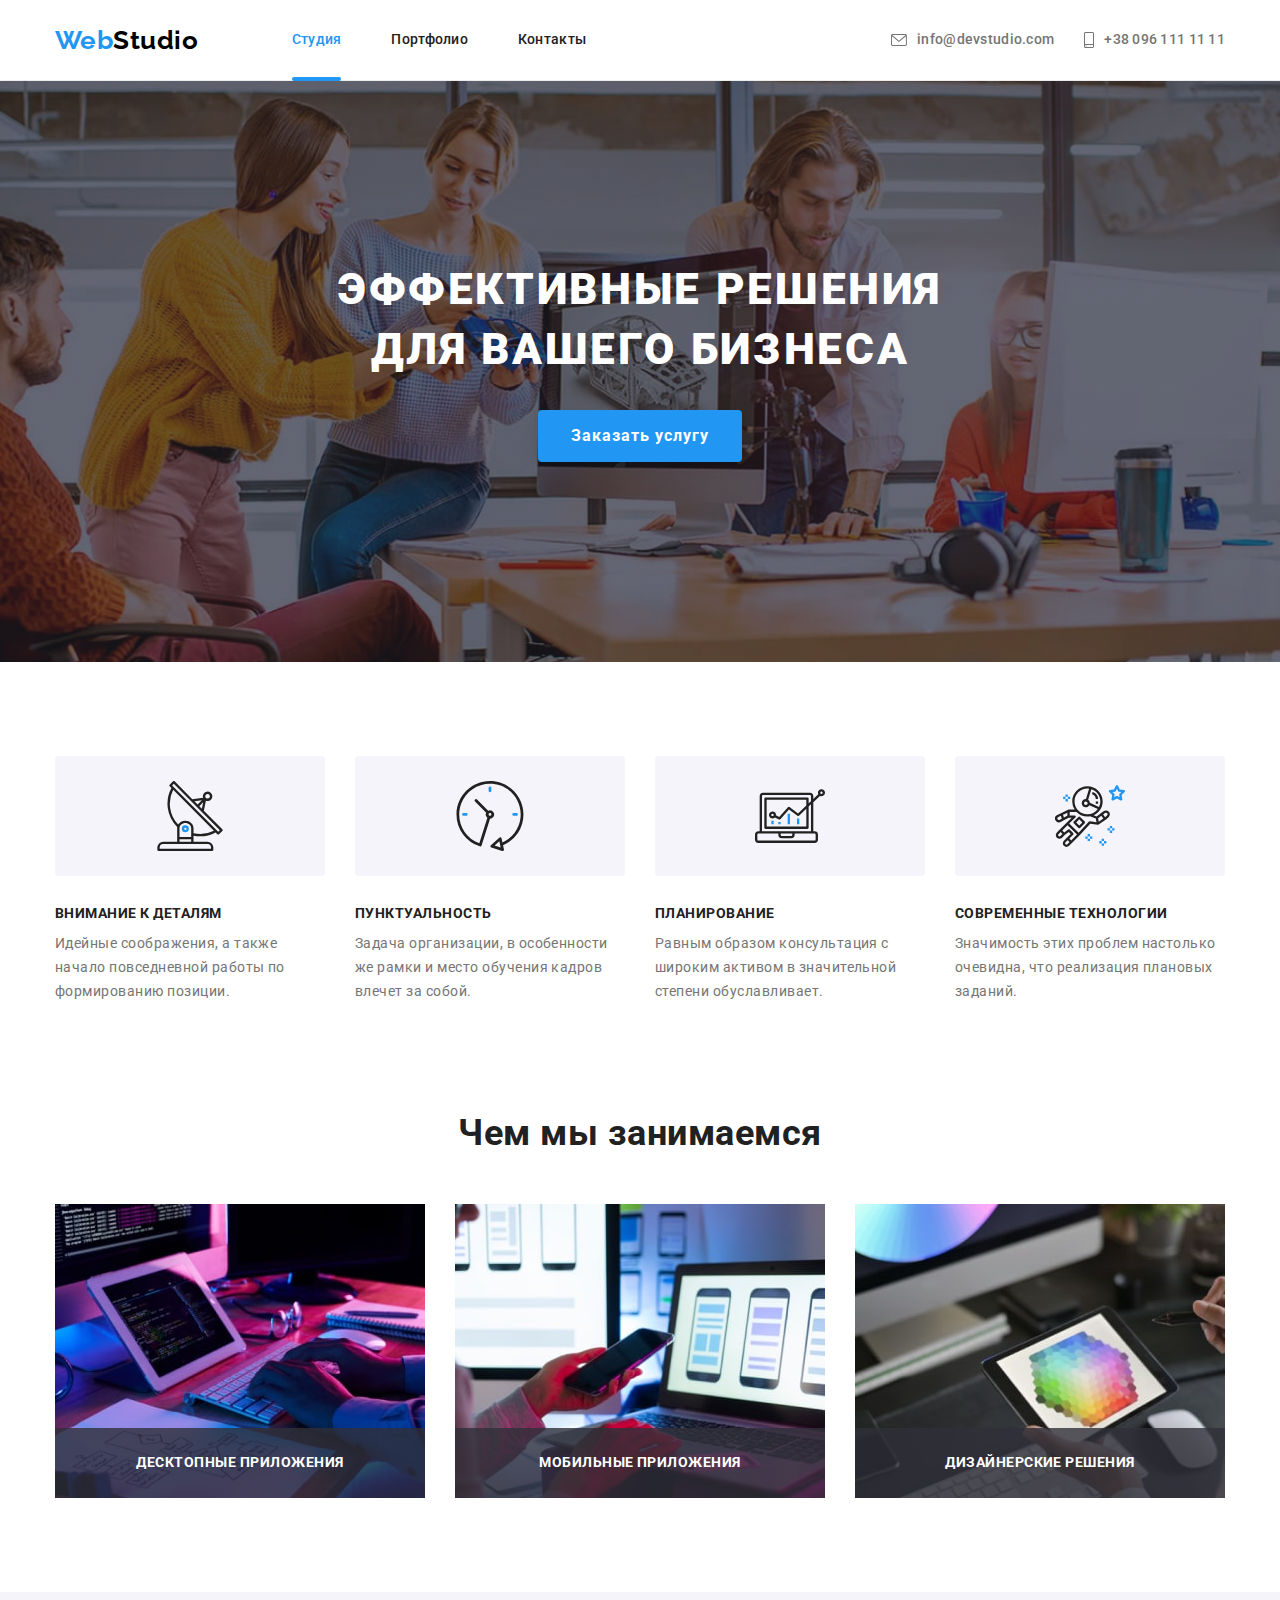
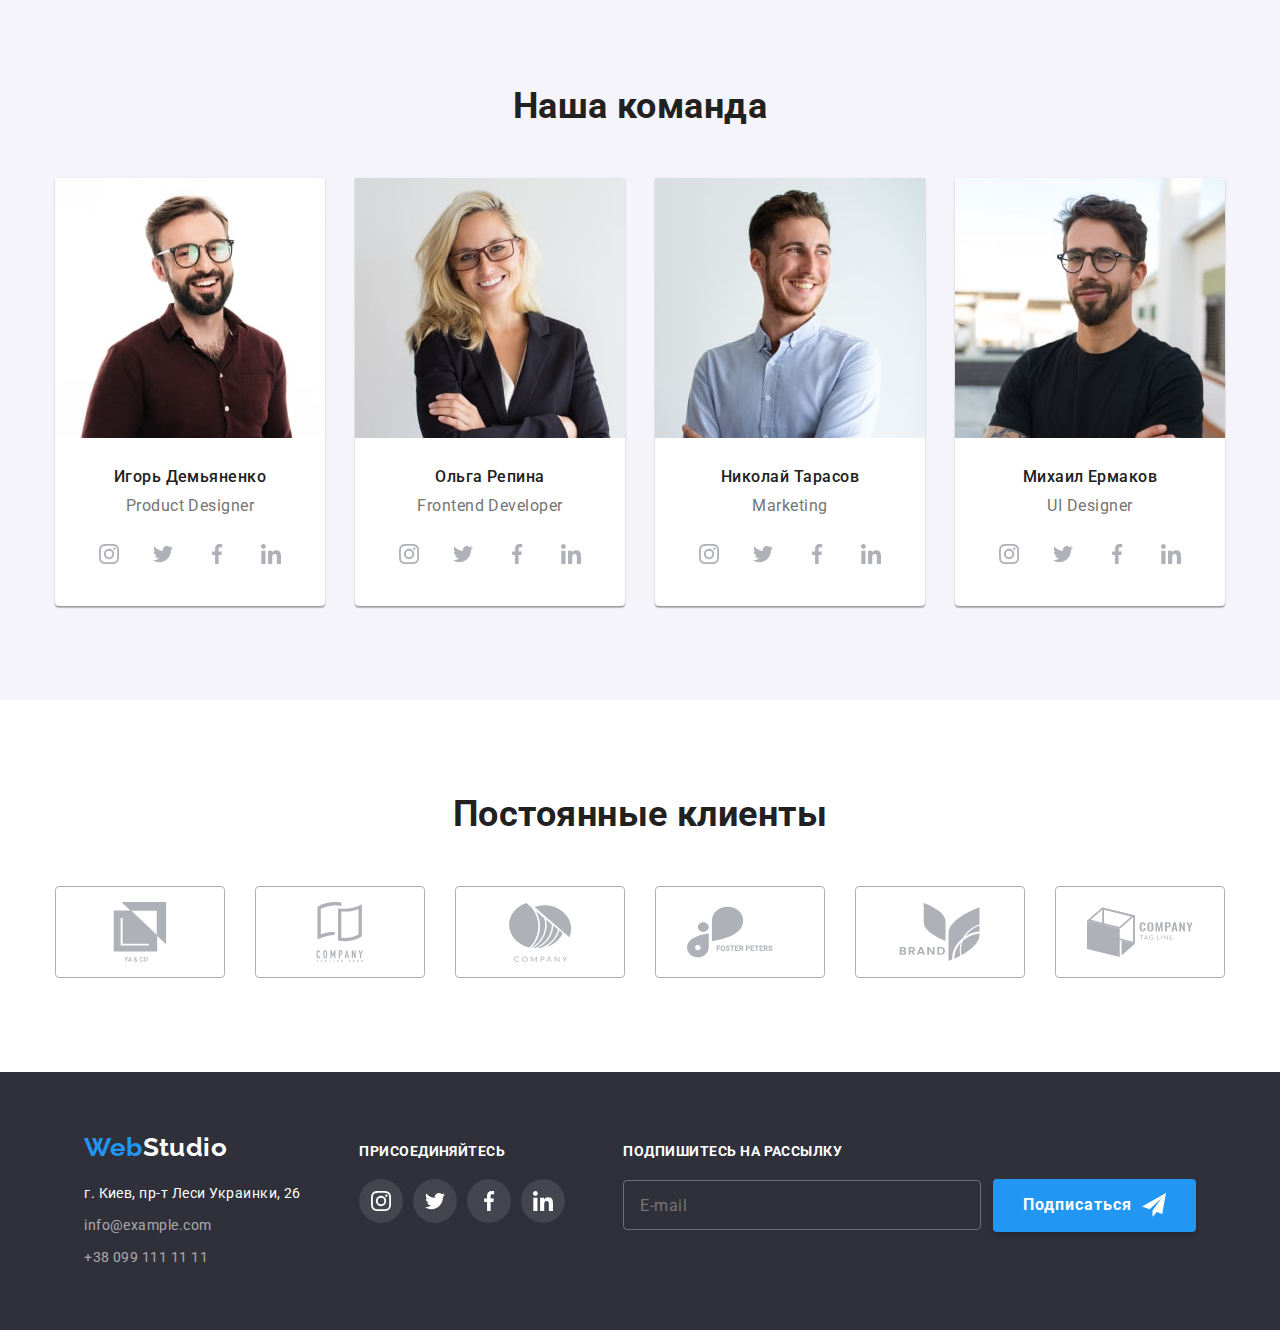
<file: index.html>
<!DOCTYPE html>
<html lang="ru">
  <head>
    <meta charset="UTF-8" />
    <meta http-equiv="X-UA-Compatible" content="IE=edge" />
    <meta name="viewport" content="width=device-width, initial-scale=1.0" />
    <link rel="preconnect" href="https://fonts.googleapis.com" />
    <link rel="preconnect" href="https://fonts.gstatic.com" crossorigin />
    <link
      href="https://fonts.googleapis.com/css2?family=Raleway:wght@700&family=Roboto:wght@400;500;700;900&display=swap"
      rel="stylesheet"
    />
    <link rel="stylesheet" href="./css/main.min.css" />
    <link
      rel="shortcut icon"
      href="./img/icon/webstudioline.svg"
      type="image/icon"
    />
    <title>WebStudio - Studio</title>
  </head>

  <body>
    <!-- HEADER -->
    <header class="header">
      <div class="header__container container">
        <a href="./index.html" class="header__logo logo"
          >Web<span class="header__logo--accent">Studio</span></a
        >

        <button type="button" class="menu-btn" data-menu-button>
          <svg class="menu-btn__svg" width="40" height="40">
            <use
              class="menu-btn__icon--burger"
              href="./img/icon/sprite.svg#icon-burger"
            ></use>
            <use
              class="menu-btn__icon--cross"
              href="./img/icon/sprite.svg#icon-cross"
            ></use>
          </svg>
        </button>

        <div class="menu-container" data-menu>
          <nav class="site-nav">
            <ul class="site-nav__list">
              <li class="site-nav__item">
                <a
                  href="./index.html"
                  class="site-nav__link site-nav__link--current"
                  >Студия</a
                >
              </li>
              <li class="site-nav__item">
                <a href="./portfolio.html" class="site-nav__link">Портфолио</a>
              </li>
              <li class="site-nav__item">
                <a href="" class="site-nav__link">Контакты</a>
              </li>
            </ul>
          </nav>

          <div>
            <ul class="auth-site">
              <li class="auth-site__item">
                <a
                  href="tel:+380961111111"
                  class="auth-site__link auth-site__link--tel"
                >
                  <svg class="auth-site__svg" width="10" height="16">
                    <use href="./img/icon/sprite.svg#icon-tel"></use>
                  </svg>
                  +38 096 111 11 11
                </a>
              </li>
              <li class="auth-site__item">
                <a href="mailto:info@devstudio.com" class="auth-site__link">
                  <svg class="auth-site__svg" width="16" height="12">
                    <use href="./img/icon/sprite.svg#icon-mail"></use>
                  </svg>
                  info@devstudio.com
                </a>
              </li>
            </ul>

            <ul class="soc-auth">
              <li class="soc-auth__item">
                <a href="https://www.instagram.com/" class="soc-auth__link"
                  >Instagram</a
                >
              </li>
              <li class="soc-auth__item">
                <a href="https://twitter.com/home" class="soc-auth__link"
                  >Twitter</a
                >
              </li>
              <li class="soc-auth__item">
                <a href="https://www.facebook.com/" class="soc-auth__link"
                  >Facebook</a
                >
              </li>
              <li class="soc-auth__item">
                <a href="https://www.linkedin.com/" class="soc-auth__link"
                  >LinkedIn</a
                >
              </li>
            </ul>
          </div>
        </div>
      </div>
    </header>

    <!-- MAIN -->

    <main>
      <!-- HERO -->
      <section class="hero">
        <div class="container">
          <h1 class="hero__title">
            Эффективные решения<br />
            для вашего бизнеса
          </h1>

          <button type="button" class="hero__btn" data-modal-open>
            Заказать услугу
          </button>
        </div>
      </section>

      <!-- SPECIFICS -->
      <section class="specifics">
        <div class="container">
          <h2 class="specifics__title visually-hidden">specifics</h2>

          <ul class="specifics__list">
            <li class="specifics__item">
              <div class="specifics__svg">
                <svg width="70" height="70">
                  <use href="./img/icon/sprite.svg#icon-antena"></use>
                </svg>
              </div>

              <h3 class="specifics__title">Внимание к деталям</h3>
              <p class="specifics__text">
                Идейные соображения, а также начало повседневной работы по
                формированию позиции.
              </p>
            </li>
            <li class="specifics__item">
              <div class="specifics__svg">
                <svg width="70" height="70">
                  <use href="./img/icon/sprite.svg#icon-clock"></use>
                </svg>
              </div>

              <h3 class="specifics__title">Пунктуальность</h3>
              <p class="specifics__text">
                Задача организации, в особенности же рамки и место обучения
                кадров влечет за собой.
              </p>
            </li>
            <li class="specifics__item">
              <div class="specifics__svg">
                <svg width="70" height="70">
                  <use href="./img/icon/sprite.svg#icon-diagram"></use>
                </svg>
              </div>

              <h3 class="specifics__title">Планирование</h3>
              <p class="specifics__text">
                Равным образом консультация с широким активом в значительной
                степени обуславливает.
              </p>
            </li>
            <li class="specifics__item">
              <div class="specifics__svg">
                <svg width="70" height="70">
                  <use href="./img/icon/sprite.svg#icon-astronaut"></use>
                </svg>
              </div>

              <h3 class="specifics__title">Современные технологии</h3>
              <p class="specifics__text">
                Значимость этих проблем настолько очевидна, что реализация
                плановых заданий.
              </p>
            </li>
          </ul>
        </div>
      </section>

      <!-- INTERESTS -->
      <section class="interests">
        <div class="container">
          <h2 class="interests__title">Чем мы занимаемся</h2>

          <ul class="interests__list">
            <li class="interests__item">
              <div class="hidden-box">
                <picture>
                  <source
                    srcset="
                      ./img/adaptive/desk-interes-1-1x-min.jpg 1x,
                      ./img/adaptive/desk-interes-1-2x-min.jpg 2x
                    "
                    media="(min-width: 1200px)"
                  />
                  <img
                    src="./img/interes.jpg"
                    class="hidden-box__img"
                    alt="интересы"
                  />
                </picture>

                <div class="hidden-box__content">
                  <p class="hidden-box__text">Десктопные приложения</p>
                </div>
              </div>
            </li>
            <li class="interests__item">
              <div class="hidden-box">
                <picture>
                  <source
                    srcset="
                      ./img/adaptive/desk-interes-2-1x-min.jpg 1x,
                      ./img/adaptive/desk-interes-2-2x-min.jpg 2x
                    "
                    media="(min-width: 1200px)"
                  />
                  <img
                    src="./img/interes2.jpg"
                    class="hidden-box__img"
                    alt="интересы"
                  />
                </picture>

                <div class="hidden-box__content">
                  <p class="hidden-box__text">Мобильные приложения</p>
                </div>
              </div>
            </li>
            <li class="interests__item">
              <div class="hidden-box">
                <picture>
                  <source
                    srcset="
                      ./img/adaptive/desk-interes-3-1x-min.jpg 1x,
                      ./img/adaptive/desk-interes-3-2x-min.jpg 2x
                    "
                    media="(min-width: 1200px)"
                  />
                  <img
                    src="./img/interes3.jpg"
                    class="hidden-box__img"
                    alt="интересы"
                  />
                </picture>

                <div class="hidden-box__content">
                  <p class="hidden-box__text">Дизайнерские решения</p>
                </div>
              </div>
            </li>
          </ul>
        </div>
      </section>

      <!-- TEAM -->
      <section class="team">
        <div class="container">
          <h2 class="team__title">Наша команда</h2>

          <ul class="team__list">
            <li class="team__item">
              <picture>
                <source
                  srcset="
                    ./img/adaptive/mob-team-1-1x-min.jpg 1x,
                    ./img/adaptive/mob-team-1-2x-min.jpg 2x
                  "
                  media="(max-width: 767px)"
                />
                <source
                  srcset="
                    ./img/adaptive/tab-team-1-1x-min.jpg 1x,
                    ./img/adaptive/tab-team-1-2x-min.jpg 2x
                  "
                  media="(min-width: 768px) and (max-width: 1199px)"
                />
                <source
                  srcset="
                    ./img/adaptive/desk-team-1-1x-min.jpg 1x,
                    ./img/adaptive/desk-team-1-2x-min.jpg 2x
                  "
                  media="(min-width: 1200px)"
                />

                <img src="./img/team.jpg" class="team__img" alt="портреты" />
              </picture>

              <div class="team-content">
                <h3 class="team-content__name">Игорь Демьяненко</h3>
                <p class="team-content__position">Product Designer</p>
              </div>

              <ul class="soclist">
                <li class="soclist__item">
                  <a href="" class="soclist__link">
                    <svg class="soclist__svg" width="20" height="20">
                      <use href="./img/icon/sprite.svg#icon-instagram"></use>
                    </svg>
                  </a>
                </li>
                <li class="soclist__item">
                  <a href="" class="soclist__link">
                    <svg class="soclist__svg" width="20" height="20">
                      <use href="./img/icon/sprite.svg#icon-twitter"></use>
                    </svg>
                  </a>
                </li>
                <li class="soclist__item">
                  <a href="" class="soclist__link">
                    <svg class="soclist__svg" width="20" height="20">
                      <use href="./img/icon/sprite.svg#icon-facebook"></use>
                    </svg>
                  </a>
                </li>
                <li class="soclist__item">
                  <a href="" class="soclist__link">
                    <svg class="soclist__svg" width="20" height="20">
                      <use href="./img/icon/sprite.svg#icon-linkedin"></use>
                    </svg>
                  </a>
                </li>
              </ul>
            </li>
            <li class="team__item">
              <picture>
                <source
                  srcset="
                    ./img/adaptive/mob-team-2-1x-min.jpg 1x,
                    ./img/adaptive/mob-team-2-2x-min.jpg 2x
                  "
                  media="(max-width: 767px)"
                />
                <source
                  srcset="
                    ./img/adaptive/tab-team-2-1x-min.jpg 1x,
                    ./img/adaptive/tab-team-2-2x-min.jpg 2x
                  "
                  media="(min-width: 768px) and (max-width: 1199px)"
                />
                <source
                  srcset="
                    ./img/adaptive/desk-team-2-1x-min.jpg 1x,
                    ./img/adaptive/desk-team-2-2x-min.jpg 2x
                  "
                  media="(min-width: 1200px)"
                />

                <img src="./img/team2.jpg" class="team__img" alt="портреты" />
              </picture>
              <div class="team-content">
                <h3 class="team-content__name">Ольга Репина</h3>
                <p class="team-content__position">Frontend Developer</p>
              </div>

              <ul class="soclist">
                <li class="soclist__item">
                  <a href="" class="soclist__link">
                    <svg class="soclist__svg" width="20" height="20">
                      <use href="./img/icon/sprite.svg#icon-instagram"></use>
                    </svg>
                  </a>
                </li>
                <li class="soclist__item">
                  <a href="" class="soclist__link">
                    <svg class="soclist__svg" width="20" height="20">
                      <use href="./img/icon/sprite.svg#icon-twitter"></use>
                    </svg>
                  </a>
                </li>
                <li class="soclist__item">
                  <a href="" class="soclist__link">
                    <svg class="soclist__svg" width="20" height="20">
                      <use href="./img/icon/sprite.svg#icon-facebook"></use>
                    </svg>
                  </a>
                </li>
                <li class="soclist__item">
                  <a href="" class="soclist__link">
                    <svg class="soclist__svg" width="20" height="20">
                      <use href="./img/icon/sprite.svg#icon-linkedin"></use>
                    </svg>
                  </a>
                </li>
              </ul>
            </li>
            <li class="team__item">
              <picture>
                <source
                  srcset="
                    ./img/adaptive/mob-team-3-1x-min.jpg 1x,
                    ./img/adaptive/mob-team-3-2x-min.jpg 2x
                  "
                  media="(max-width: 767px)"
                />
                <source
                  srcset="
                    ./img/adaptive/tab-team-3-1x-min.jpg 1x,
                    ./img/adaptive/tab-team-3-2x-min.jpg 2x
                  "
                  media="(min-width: 768px) and (max-width: 1199px)"
                />
                <source
                  srcset="
                    ./img/adaptive/desk-team-3-1x-min.jpg 1x,
                    ./img/adaptive/desk-team-3-2x-min.jpg 2x
                  "
                  media="(min-width: 1200px)"
                />

                <img src="./img/team3.jpg" class="team__img" alt="портреты" />
              </picture>
              <div class="team-content">
                <h3 class="team-content__name">Николай Тарасов</h3>
                <p class="team-content__position">Marketing</p>
              </div>

              <ul class="soclist">
                <li class="soclist__item">
                  <a href="" class="soclist__link">
                    <svg class="soclist__svg" width="20" height="20">
                      <use href="./img/icon/sprite.svg#icon-instagram"></use>
                    </svg>
                  </a>
                </li>
                <li class="soclist__item">
                  <a href="" class="soclist__link">
                    <svg class="soclist__svg" width="20" height="20">
                      <use href="./img/icon/sprite.svg#icon-twitter"></use>
                    </svg>
                  </a>
                </li>
                <li class="soclist__item">
                  <a href="" class="soclist__link">
                    <svg class="soclist__svg" width="20" height="20">
                      <use href="./img/icon/sprite.svg#icon-facebook"></use>
                    </svg>
                  </a>
                </li>
                <li class="soclist__item">
                  <a href="" class="soclist__link">
                    <svg class="soclist__svg" width="20" height="20">
                      <use href="./img/icon/sprite.svg#icon-linkedin"></use>
                    </svg>
                  </a>
                </li>
              </ul>
            </li>
            <li class="team__item">
              <picture>
                <source
                  srcset="
                    ./img/adaptive/mob-team-4-1x-min.jpg 1x,
                    ./img/adaptive/mob-team-4-2x-min.jpg 2x
                  "
                  media="(max-width: 767px)"
                />
                <source
                  srcset="
                    ./img/adaptive/tab-team-4-1x-min.jpg 1x,
                    ./img/adaptive/tab-team-4-2x-min.jpg 2x
                  "
                  media="(min-width: 768px) and (max-width: 1199px)"
                />
                <source
                  srcset="
                    ./img/adaptive/desk-team-4-1x-min.jpg 1x,
                    ./img/adaptive/desk-team-4-2x-min.jpg 2x
                  "
                  media="(min-width: 1200px)"
                />

                <img src="./img/team4.jpg" class="team__img" alt="портреты" />
              </picture>
              <div class="team-content">
                <h3 class="team-content__name">Михаил Ермаков</h3>
                <p class="team-content__position">UI Designer</p>
              </div>

              <ul class="soclist">
                <li class="soclist__item">
                  <a href="" class="soclist__link">
                    <svg class="soclist__svg" width="20" height="20">
                      <use href="./img/icon/sprite.svg#icon-instagram"></use>
                    </svg>
                  </a>
                </li>
                <li class="soclist__item">
                  <a href="" class="soclist__link">
                    <svg class="soclist__svg" width="20" height="20">
                      <use href="./img/icon/sprite.svg#icon-twitter"></use>
                    </svg>
                  </a>
                </li>
                <li class="soclist__item">
                  <a href="" class="soclist__link">
                    <svg class="soclist__svg" width="20" height="20">
                      <use href="./img/icon/sprite.svg#icon-facebook"></use>
                    </svg>
                  </a>
                </li>
                <li class="soclist__item">
                  <a href="" class="soclist__link">
                    <svg class="soclist__svg" width="20" height="20">
                      <use href="./img/icon/sprite.svg#icon-linkedin"></use>
                    </svg>
                  </a>
                </li>
              </ul>
            </li>
          </ul>
        </div>
      </section>

      <!-- CLIENTS -->
      <section class="clients">
        <div class="container">
          <h2 class="clients__title">Постоянные клиенты</h2>

          <ul class="clients__list">
            <li class="clients__item">
              <a href="" class="clients__link">
                <svg class="clients__svg" width="106" height="60">
                  <use href="./img/icon/sprite.svg#icon-client"></use>
                </svg>
              </a>
            </li>
            <li class="clients__item">
              <a href="" class="clients__link">
                <svg class="clients__svg" width="106" height="60">
                  <use href="./img/icon/sprite.svg#icon-client2"></use>
                </svg>
              </a>
            </li>
            <li class="clients__item">
              <a href="" class="clients__link">
                <svg class="clients__svg" width="106" height="60">
                  <use href="./img/icon/sprite.svg#icon-client3"></use>
                </svg>
              </a>
            </li>
            <li class="clients__item">
              <a href="" class="clients__link">
                <svg class="clients__svg" width="106" height="60">
                  <use href="./img/icon/sprite.svg#icon-client4"></use>
                </svg>
              </a>
            </li>
            <li class="clients__item">
              <a href="" class="clients__link">
                <svg class="clients__svg" width="106" height="60">
                  <use href="./img/icon/sprite.svg#icon-client5"></use>
                </svg>
              </a>
            </li>
            <li class="clients__item">
              <a href="" class="clients__link">
                <svg class="clients__svg" width="106" height="60">
                  <use href="./img/icon/sprite.svg#icon-client6"></use>
                </svg>
              </a>
            </li>
          </ul>
        </div>
      </section>
    </main>

    <!-- FOOTER -->
    <footer class="footer">
      <div class="footer__container container">
        <div class="footer__tablet">
          <div class="footer__box">
            <a href="./index.html" class="footer__logo logo"
              >Web<span class="footer__logo--accent">Studio</span></a
            >

            <address class="footer__address">
              <ul class="footer__list">
                <li class="footer__item">
                  <a href="" class="footer__link footer__link--street"
                    >г. Киев, пр-т Леси Украинки, 26
                  </a>
                </li>
                <li class="footer__item">
                  <a href="mailto:info@example.com" class="footer__link"
                    >info@example.com
                  </a>
                </li>
                <li class="footer__item">
                  <a href="tel:+380991111111" class="footer__link"
                    >+38 099 111 11 11
                  </a>
                </li>
              </ul>
            </address>
          </div>

          <div class="footer-soclist">
            <p class="footer-soclist__text">присоединяйтесь</p>
            <ul class="footer-soclist__list">
              <li class="footer-soclist__item">
                <a href="" class="footer-soclist__link">
                  <svg class="footer-soclist__icon" width="20" height="20">
                    <use href="./img/icon/sprite.svg#icon-footer-link"></use>
                  </svg>
                </a>
              </li>
              <li class="footer-soclist__item">
                <a href="" class="footer-soclist__link">
                  <svg class="footer-soclist__icon" width="20" height="20">
                    <use href="./img/icon/sprite.svg#icon-footer-link2"></use>
                  </svg>
                </a>
              </li>
              <li class="footer-soclist__item">
                <a href="" class="footer-soclist__link">
                  <svg class="footer-soclist__icon" width="20" height="20">
                    <use href="./img/icon/sprite.svg#icon-footer-link3"></use>
                  </svg>
                </a>
              </li>
              <li class="footer-soclist__item">
                <a href="" class="footer-soclist__link">
                  <svg class="footer-soclist__icon" width="20" height="20">
                    <use href="./img/icon/sprite.svg#icon-footer-link4"></use>
                  </svg>
                </a>
              </li>
            </ul>
          </div>

          <div class="footer-subscribe">
            <p class="footer-subscribe__text">Подпишитесь на рассылку</p>

            <form class="footer-subscribe__form">
              <label class="footer-subscribe__label">
                <input
                  class="footer-subscribe__input"
                  type="email"
                  name="mail"
                  placeholder="E-mail"
                />
              </label>

              <button type="submit" class="footer-subscribe__btn">
                Подписаться

                <svg class="footer-subscribe__icon" width="24" height="24">
                  <use href="./img/icon/sprite.svg#icon-airplane"></use>
                </svg>
              </button>
            </form>
          </div>
        </div>
      </div>
    </footer>

    <!-- MODAL -->

    <div class="backdrop backdrop__is-hidden" data-modal>
      <div class="backdrop-modal">
        <form class="modal-form">
          <button class="modal-form__btn" data-modal-close>
            <svg class="backdrop-modal__icon" width="11" height="11">
              <use href="./img/icon/sprite.svg#icon-close"></use>
            </svg>
          </button>
          <p class="modal-form__text">
            Оставьте свои данные, мы вам перезвоним
          </p>

          <div class="modal-form__field">
            <label class="modal-form__label" for="name">Имя</label>
            <input
              class="modal-form__input"
              type="text"
              name="name"
              id="name"
              placeholder=" "
            />
            <svg class="modal-form__icon">
              <use href="./img/icon/sprite.svg#icon-name-modal"></use>
            </svg>
          </div>

          <div class="modal-form__field">
            <label class="modal-form__label" for="tel">Телефон</label>
            <input
              class="modal-form__input modal-form__input-phone"
              type="tel"
              name="tel"
              id="tel"
              placeholder=" "
            />
            <svg class="modal-form__icon">
              <use href="./img/icon/sprite.svg#icon-tel-modal"></use>
            </svg>
          </div>

          <div class="modal-form__field">
            <label class="modal-form__label" for="mail">Почта</label>
            <input
              class="modal-form__input modal-form__input-mail"
              type="email"
              name="mail"
              id="mail"
              placeholder=" "
            />
            <svg class="modal-form__icon">
              <use href="./img/icon/sprite.svg#icon-mail-modal"></use>
            </svg>
          </div>

          <div class="modal-form__field">
            <label class="modal-form__label" for="comment">Комментарий</label>
            <textarea
              class="modal-form__comment"
              name="comment"
              id="comment"
              rows="10"
              placeholder="Введите текст"
            ></textarea>
          </div>

          <div class="form-checkbox">
            <input
              class="form-checkbox__input"
              type="checkbox"
              name="policy"
              id="policy"
            />
            <label class="form-checkbox__label" for="policy"
              >Соглашаюсь с рассылкой и принимаю
            </label>
            <a href="" class="form-checkbox__link">Условия договора</a>
          </div>

          <button type="submit" class="form-btn">Отправить</button>
        </form>
      </div>
    </div>

    <!-- SCRIPT -->
    <script src="./js/modal.js" type="module"></script>
    <script src="./js/burger-menu.js" type="module"></script>
    <script src="./js/form.js" type="module"></script>
    <script src="./js/form-footer.js" type="module"></script>
  </body>
</html>
</file>
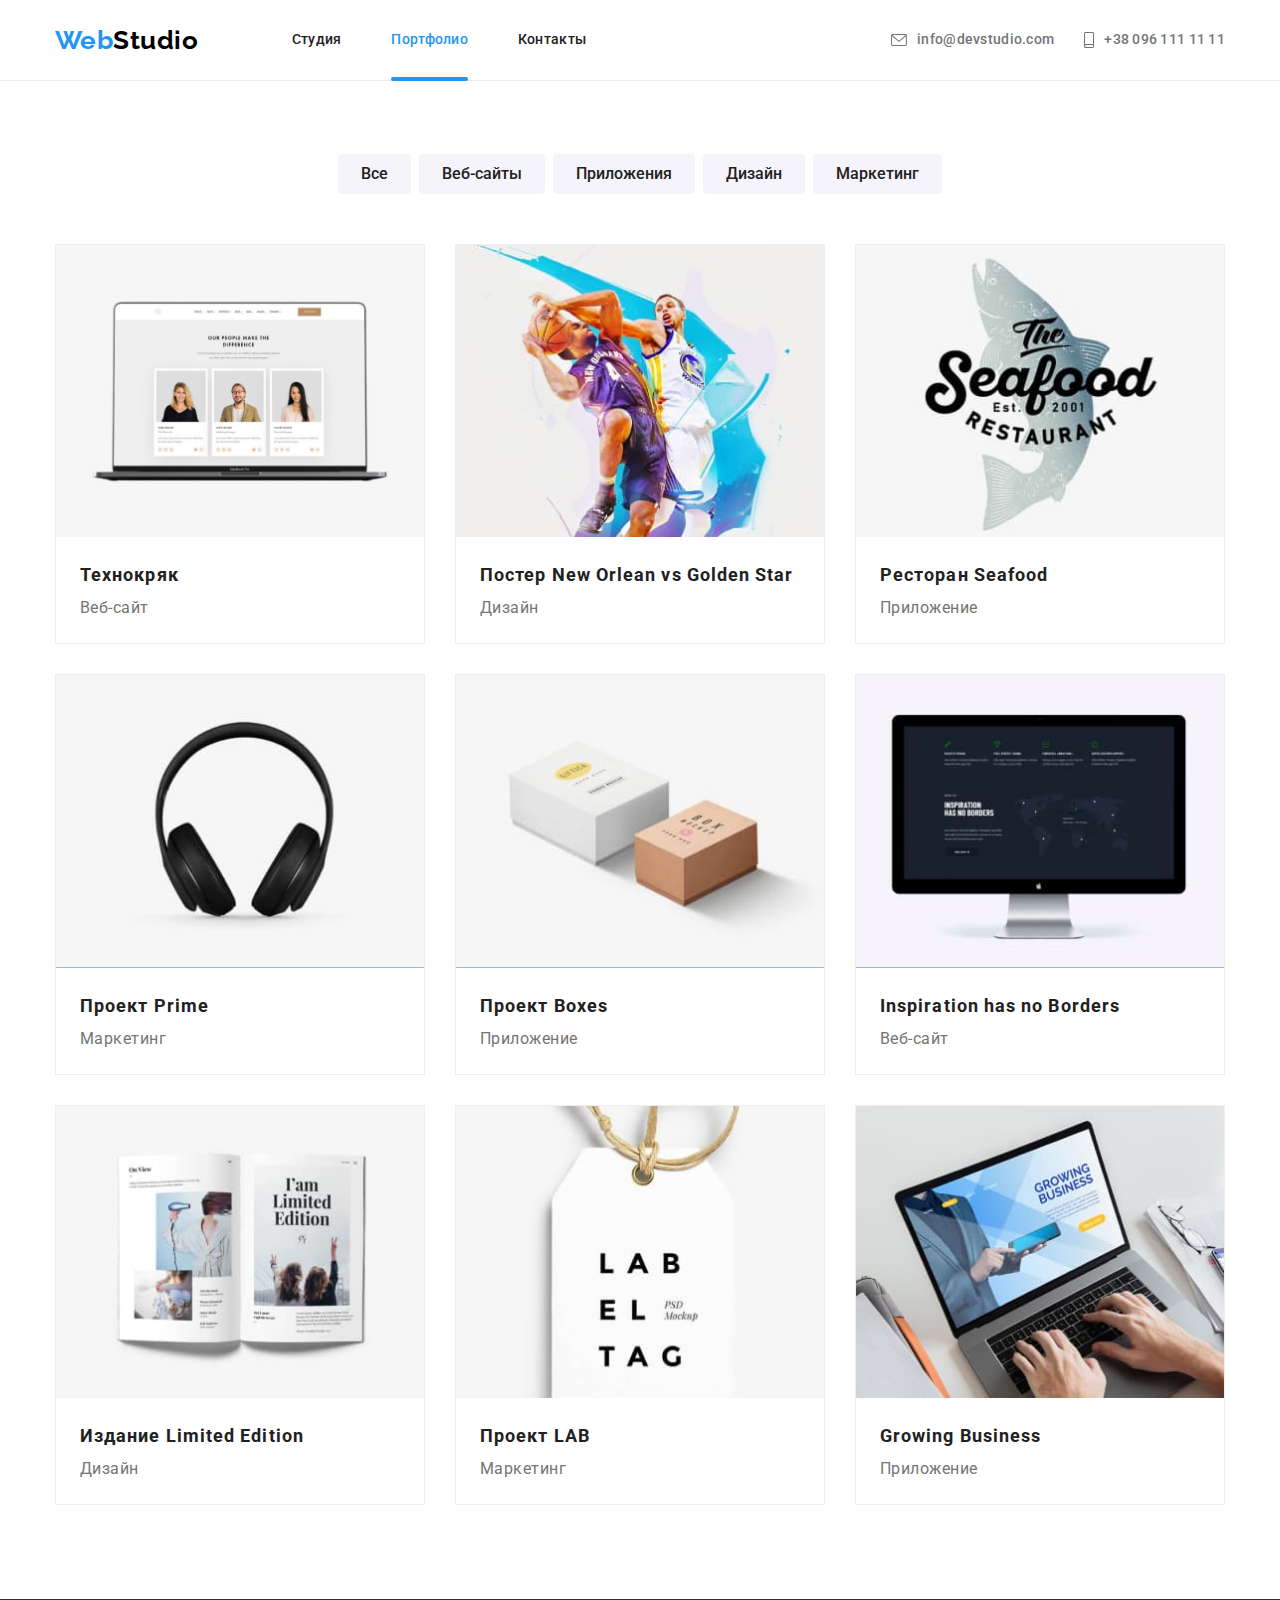
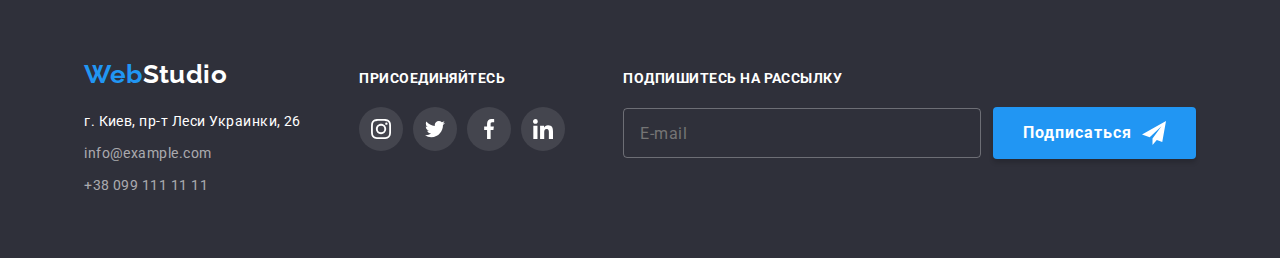
<file: portfolio.html>
<!DOCTYPE html>
<html lang="ru">
  <head>
    <meta charset="UTF-8" />
    <meta http-equiv="X-UA-Compatible" content="IE=edge" />
    <meta name="viewport" content="width=device-width, initial-scale=1.0" />
    <link rel="preconnect" href="https://fonts.googleapis.com" />
    <link rel="preconnect" href="https://fonts.gstatic.com" crossorigin />
    <link
      href="https://fonts.googleapis.com/css2?family=Raleway:wght@700&family=Roboto:wght@400;500;700;900&display=swap"
      rel="stylesheet"
    />
    <link rel="stylesheet" href="./css/main.min.css" />
    <link
      rel="shortcut icon"
      href="./img/icon/webstudioline.svg"
      type="image/icon"
    />
    <title>WebStudio - Portfolio</title>
  </head>

  <body>
    <!-- HEADER -->

    <!-- HEADER -->
    <header class="header">
      <div class="header__container container">
        <a href="./index.html" class="header__logo logo"
          >Web<span class="header__logo--accent">Studio</span></a
        >

        <button type="button" class="menu-btn" data-menu-button>
          <svg class="menu-btn__svg" width="40" height="40">
            <use
              class="menu-btn__icon--burger"
              href="./img/icon/sprite.svg#icon-burger"
            ></use>
            <use
              class="menu-btn__icon--cross"
              href="./img/icon/sprite.svg#icon-cross"
            ></use>
          </svg>
        </button>

        <div class="menu-container" data-menu>
          <nav class="site-nav">
            <ul class="site-nav__list">
              <li class="site-nav__item">
                <a href="./index.html" class="site-nav__link">Студия</a>
              </li>
              <li class="site-nav__item">
                <a
                  href="./portfolio.html"
                  class="site-nav__link site-nav__link--current"
                  >Портфолио</a
                >
              </li>
              <li class="site-nav__item">
                <a href="" class="site-nav__link">Контакты</a>
              </li>
            </ul>
          </nav>

          <div>
            <ul class="auth-site">
              <li class="auth-site__item">
                <a
                  href="tel:+380961111111"
                  class="auth-site__link auth-site__link--tel"
                >
                  <svg class="auth-site__svg" width="10" height="16">
                    <use href="./img/icon/sprite.svg#icon-tel"></use>
                  </svg>
                  +38 096 111 11 11
                </a>
              </li>
              <li class="auth-site__item">
                <a href="mailto:info@devstudio.com" class="auth-site__link">
                  <svg class="auth-site__svg" width="16" height="12">
                    <use href="./img/icon/sprite.svg#icon-mail"></use>
                  </svg>
                  info@devstudio.com
                </a>
              </li>
            </ul>

            <ul class="soc-auth">
              <li class="soc-auth__item">
                <a href="https://www.instagram.com/" class="soc-auth__link"
                  >Instagram</a
                >
              </li>
              <li class="soc-auth__item">
                <a href="https://twitter.com/home" class="soc-auth__link"
                  >Twitter</a
                >
              </li>
              <li class="soc-auth__item">
                <a href="https://www.facebook.com/" class="soc-auth__link"
                  >Facebook</a
                >
              </li>
              <li class="soc-auth__item">
                <a href="https://www.linkedin.com/" class="soc-auth__link"
                  >LinkedIn</a
                >
              </li>
            </ul>
          </div>
        </div>
      </div>
    </header>

    <!-- MAIN -->
    <main>
      <!-- projects main -->
      <section class="gallery">
        <div class="container">
          <h1 class="gallery__title visually-hidden">projects</h1>

          <ul class="gallery-filters">
            <li class="gallery-filters__item">
              <button type="button" class="gallery-filters__btn">Все</button>
            </li>
            <li class="gallery-filters__item">
              <button type="button" class="gallery-filters__btn">
                Веб-сайты
              </button>
            </li>
            <li class="gallery-filters__item">
              <button type="button" class="gallery-filters__btn">
                Приложения
              </button>
            </li>
            <li class="gallery-filters__item">
              <button type="button" class="gallery-filters__btn">Дизайн</button>
            </li>
            <li class="gallery-filters__item">
              <button type="button" class="gallery-filters__btn">
                Маркетинг
              </button>
            </li>
          </ul>

          <ul class="gallery-projects">
            <li class="gallery-projects__item">
              <a href="" class="gallery-projects__link">
                <div class="gallery-hidden">
                  <img
                    src="./img/portfolio.jpg"
                    class="gallery-hidden__img"
                    alt="Технокряк"
                    width="370"
                    height="294"
                  />

                  <p class="gallery-hidden__text">
                    Технокряк это современная площадка распространения
                    коронавируса. Компании используют эту платформу для
                    цифрового шпионажа и атак на защищённые сервера конкурентов.
                  </p>
                </div>

                <div class="gallery-content">
                  <h3 class="gallery-content__name">Технокряк</h3>
                  <p class="gallery-content__style">Веб-сайт</p>
                </div>
              </a>
            </li>
            <li class="gallery-projects__item">
              <a href="" class="gallery-projects__link">
                <div class="gallery-hidden">
                  <img
                    src="./img/portfolio2.jpg"
                    class="gallery-hidden__img"
                    alt="Технокряк"
                    width="370"
                    height="294"
                  />

                  <p class="gallery-hidden__text">
                    Технокряк это современная площадка распространения
                    коронавируса. Компании используют эту платформу для
                    цифрового шпионажа и атак на защищённые сервера конкурентов.
                  </p>
                </div>

                <div class="gallery-content">
                  <h3 class="gallery-content__name">
                    Постер New Orlean vs Golden Star
                  </h3>
                  <p class="gallery-content__style">Дизайн</p>
                </div>
              </a>
            </li>
            <li class="gallery-projects__item">
              <a href="" class="gallery-projects__link">
                <div class="gallery-hidden">
                  <img
                    src="./img/portfolio3.jpg"
                    class="gallery-hidden__img"
                    alt="Технокряк"
                    width="370"
                    height="294"
                  />

                  <p class="gallery-hidden__text">
                    Технокряк это современная площадка распространения
                    коронавируса. Компании используют эту платформу для
                    цифрового шпионажа и атак на защищённые сервера конкурентов.
                  </p>
                </div>

                <div class="gallery-content">
                  <h3 class="gallery-content__name">Ресторан Seafood</h3>
                  <p class="gallery-content__style">Приложение</p>
                </div>
              </a>
            </li>
            <li class="gallery-projects__item">
              <a href="" class="gallery-projects__link">
                <div class="gallery-hidden">
                  <img
                    src="./img/portfolio4.jpg"
                    class="gallery-hidden__img"
                    alt="Технокряк"
                    width="370"
                    height="294"
                  />

                  <p class="gallery-hidden__text">
                    Технокряк это современная площадка распространения
                    коронавируса. Компании используют эту платформу для
                    цифрового шпионажа и атак на защищённые сервера конкурентов.
                  </p>
                </div>

                <div class="gallery-content">
                  <h3 class="gallery-content__name">Проект Prime</h3>
                  <p class="gallery-content__style">Маркетинг</p>
                </div>
              </a>
            </li>
            <li class="gallery-projects__item">
              <a href="" class="gallery-projects__link">
                <div class="gallery-hidden">
                  <img
                    src="./img/portfolio5.jpg"
                    class="gallery-hidden__img"
                    alt="Технокряк"
                    width="370"
                    height="294"
                  />

                  <p class="gallery-hidden__text">
                    Технокряк это современная площадка распространения
                    коронавируса. Компании используют эту платформу для
                    цифрового шпионажа и атак на защищённые сервера конкурентов.
                  </p>
                </div>

                <div class="gallery-content">
                  <h3 class="gallery-content__name">Проект Boxes</h3>
                  <p class="gallery-content__style">Приложение</p>
                </div>
              </a>
            </li>
            <li class="gallery-projects__item">
              <a href="" class="gallery-projects__link">
                <div class="gallery-hidden">
                  <img
                    src="./img/portfolio6.jpg"
                    class="gallery-hidden__img"
                    alt="Технокряк"
                    width="370"
                    height="294"
                  />

                  <p class="gallery-hidden__text">
                    Технокряк это современная площадка распространения
                    коронавируса. Компании используют эту платформу для
                    цифрового шпионажа и атак на защищённые сервера конкурентов.
                  </p>
                </div>

                <div class="gallery-content">
                  <h3 class="gallery-content__name">
                    Inspiration has no Borders
                  </h3>
                  <p class="gallery-content__style">Веб-сайт</p>
                </div>
              </a>
            </li>
            <li class="gallery-projects__item">
              <a href="" class="gallery-projects__link">
                <div class="gallery-hidden">
                  <img
                    src="./img/portfolio7.jpg"
                    class="gallery-hidden__img"
                    alt="Технокряк"
                    width="370"
                    height="294"
                  />

                  <p class="gallery-hidden__text">
                    Технокряк это современная площадка распространения
                    коронавируса. Компании используют эту платформу для
                    цифрового шпионажа и атак на защищённые сервера конкурентов.
                  </p>
                </div>

                <div class="gallery-content">
                  <h3 class="gallery-content__name">Издание Limited Edition</h3>
                  <p class="gallery-content__style">Дизайн</p>
                </div>
              </a>
            </li>
            <li class="gallery-projects__item">
              <a href="" class="gallery-projects__link">
                <div class="gallery-hidden">
                  <img
                    src="./img/portfolio8.jpg"
                    class="gallery-hidden__img"
                    alt="Технокряк"
                    width="370"
                    height="294"
                  />

                  <p class="gallery-hidden__text">
                    Технокряк это современная площадка распространения
                    коронавируса. Компании используют эту платформу для
                    цифрового шпионажа и атак на защищённые сервера конкурентов.
                  </p>
                </div>

                <div class="gallery-content">
                  <h3 class="gallery-content__name">Проект LAB</h3>
                  <p class="gallery-content__style">Маркетинг</p>
                </div>
              </a>
            </li>
            <li class="gallery-projects__item">
              <a href="" class="gallery-projects__link">
                <div class="gallery-hidden">
                  <img
                    src="./img/portfolio9.jpg"
                    class="gallery-hidden__img"
                    alt="Технокряк"
                    width="370"
                    height="294"
                  />

                  <p class="gallery-hidden__text">
                    Технокряк это современная площадка распространения
                    коронавируса. Компании используют эту платформу для
                    цифрового шпионажа и атак на защищённые сервера конкурентов.
                  </p>
                </div>

                <div class="gallery-content">
                  <h3 class="gallery-content__name">Growing Business</h3>
                  <p class="gallery-content__style">Приложение</p>
                </div>
              </a>
            </li>
          </ul>
        </div>
      </section>
    </main>
    <!-- FOOTER -->
    <footer class="footer">
      <div class="footer__container container">
        <div class="footer__tablet">
          <div class="footer__box">
            <a href="./index.html" class="footer__logo logo"
              >Web<span class="footer__logo--accent">Studio</span></a
            >

            <address class="footer__address">
              <ul class="footer__list">
                <li class="footer__item">
                  <a href="" class="footer__link footer__link--street"
                    >г. Киев, пр-т Леси Украинки, 26
                  </a>
                </li>
                <li class="footer__item">
                  <a href="mailto:info@example.com" class="footer__link"
                    >info@example.com
                  </a>
                </li>
                <li class="footer__item">
                  <a href="tel:+380991111111" class="footer__link"
                    >+38 099 111 11 11
                  </a>
                </li>
              </ul>
            </address>
          </div>

          <div class="footer-soclist">
            <p class="footer-soclist__text">присоединяйтесь</p>
            <ul class="footer-soclist__list">
              <li class="footer-soclist__item">
                <a href="" class="footer-soclist__link">
                  <svg class="footer-soclist__icon" width="20" height="20">
                    <use href="./img/icon/sprite.svg#icon-footer-link"></use>
                  </svg>
                </a>
              </li>
              <li class="footer-soclist__item">
                <a href="" class="footer-soclist__link">
                  <svg class="footer-soclist__icon" width="20" height="20">
                    <use href="./img/icon/sprite.svg#icon-footer-link2"></use>
                  </svg>
                </a>
              </li>
              <li class="footer-soclist__item">
                <a href="" class="footer-soclist__link">
                  <svg class="footer-soclist__icon" width="20" height="20">
                    <use href="./img/icon/sprite.svg#icon-footer-link3"></use>
                  </svg>
                </a>
              </li>
              <li class="footer-soclist__item">
                <a href="" class="footer-soclist__link">
                  <svg class="footer-soclist__icon" width="20" height="20">
                    <use href="./img/icon/sprite.svg#icon-footer-link4"></use>
                  </svg>
                </a>
              </li>
            </ul>
          </div>

          <div class="footer-subscribe">
            <p class="footer-subscribe__text">Подпишитесь на рассылку</p>

            <form class="footer-subscribe__form">
              <input
                class="footer-subscribe__input"
                type="email"
                name="email"
                placeholder="E-mail"
              />

              <button type="button" class="footer-subscribe__btn">
                Подписаться

                <svg class="footer-subscribe__icon" width="24" height="24">
                  <use href="./img/icon/sprite.svg#icon-airplane"></use>
                </svg>
              </button>
            </form>
          </div>
        </div>
      </div>
    </footer>

    <!-- MODAL -->

    <div class="backdrop backdrop__is-hidden" data-modal>
      <div class="backdrop-modal">
        <form class="modal-form">
          <button class="modal-form__btn" data-modal-close>
            <svg class="backdrop-modal__icon" width="11" height="11">
              <use href="./img/icon/sprite.svg#icon-close"></use>
            </svg>
          </button>
          <p class="modal-form__text">
            Оставьте свои данные, мы вам перезвоним
          </p>

          <div class="modal-form__field">
            <label class="modal-form__label" for="name">Имя</label>
            <input
              class="modal-form__input"
              type="text"
              name="name"
              id="name"
            />
            <svg class="modal-form__icon">
              <use href="./img/icon/sprite.svg#icon-name-modal"></use>
            </svg>
          </div>

          <div class="modal-form__field">
            <label class="modal-form__label" for="tel">Телефон</label>
            <input class="modal-form__input" type="text" name="name" id="tel" />
            <svg class="modal-form__icon">
              <use href="./img/icon/sprite.svg#icon-tel-modal"></use>
            </svg>
          </div>

          <div class="modal-form__field">
            <label class="modal-form__label" for="mail">Почта</label>
            <input
              class="modal-form__input"
              type="text"
              name="name"
              id="mail"
            />
            <svg class="modal-form__icon">
              <use href="./img/icon/sprite.svg#icon-mail-modal"></use>
            </svg>
          </div>

          <div class="modal-form__field">
            <label class="modal-form__label" for="comment">Комментарий</label>
            <textarea
              class="modal-form__comment"
              name="comment"
              id="comment"
              rows="10"
              placeholder="Введите текст"
            ></textarea>
          </div>

          <div class="form-checkbox">
            <input
              class="form-checkbox__input"
              type="checkbox"
              name="policy"
              id="policy"
            />
            <label class="form-checkbox__label" for="policy"
              >Соглашаюсь с рассылкой и принимаю
            </label>
            <a href="" class="form-checkbox__link">Условия договора</a>
          </div>

          <button type="submit" class="form-btn">Отправить</button>
        </form>
      </div>
    </div>

    <!-- SCRIPT -->
    <script src="./js/modal.js"></script>
    <script src="./js/burger-menu.js"></script>
  </body>
</html>
</file>
<file: css/main.min.css>
/*! modern-normalize v0.6.0 | MIT License | https://github.com/sindresorhus/modern-normalize */*,*::before,*::after{box-sizing:border-box}:root{-moz-tab-size:4;tab-size:4}html{line-height:1.15;-webkit-text-size-adjust:100%}body{margin:0}body{font-family:system-ui,-apple-system,"Segoe UI",Roboto,Helvetica,Arial,sans-serif,"Apple Color Emoji","Segoe UI Emoji"}hr{height:0}abbr[title]{text-decoration:underline dotted}b,strong{font-weight:bolder}code,kbd,samp,pre{font-family:SFMono-Regular,Consolas,"Liberation Mono",Menlo,monospace;font-size:1em}small{font-size:80%}sub,sup{font-size:75%;line-height:0;position:relative;vertical-align:baseline}sub{bottom:-0.25em}sup{top:-0.5em}button,input,optgroup,select,textarea{font-family:inherit;font-size:100%;line-height:1.15;margin:0}button,select{text-transform:none}button,[type=button],[type=reset],[type=submit]{-webkit-appearance:button}button::-moz-focus-inner,[type=button]::-moz-focus-inner,[type=reset]::-moz-focus-inner,[type=submit]::-moz-focus-inner{border-style:none;padding:0}button:-moz-focusring,[type=button]:-moz-focusring,[type=reset]:-moz-focusring,[type=submit]:-moz-focusring{outline:1px dotted ButtonText}fieldset{padding:.35em .75em .625em}legend{padding:0}progress{vertical-align:baseline}[type=number]::-webkit-inner-spin-button,[type=number]::-webkit-outer-spin-button{height:auto}[type=search]{-webkit-appearance:textfield;outline-offset:-2px}[type=search]::-webkit-search-decoration{-webkit-appearance:none}::-webkit-file-upload-button{-webkit-appearance:button;font:inherit}summary{display:list-item}*,*::before,*::after{box-sizing:border-box}a{text-decoration:none}h1,h2,h3,h4,h5,h6,p,ul{margin:0;padding:0;list-style:none}img{display:block;max-width:100%;height:auto}body{font-family:"Raleway",sans-serif;font-family:"Roboto",sans-serif;letter-spacing:.03em;padding-top:60px;background-color:#fff;color:#757575}body.modal-open,body.menu-open{overflow:hidden}.container-wrap{max-width:100%;overflow:hidden}.container{padding-left:15px;padding-right:15px;margin-left:auto;margin-right:auto}@media screen and (min-width: 480px){.container{width:480px}}@media screen and (min-width: 768px){.container{width:768px}}@media screen and (min-width: 1200px){.container{width:1200px}}.visually-hidden{position:absolute;white-space:nowrap;width:1px;height:1px;overflow:hidden;border:0;padding:0;clip:rect(0 0 0 0);clip-path:inset(50%);margin:-1px}.logo{font-family:"Raleway";font-weight:700;font-size:26px;line-height:1.19;color:#2196f3}.header{position:fixed;width:100%;top:0;left:0;z-index:9;background-color:#fff;border-bottom:1px solid #ececec}.header__container{display:flex;align-items:center;padding:0 15px;justify-content:space-between}@media screen and (max-width: 767px){.header__container{padding-top:8px;padding-bottom:8px}}.header__logo--accent{color:#000}@media screen and (max-width: 767px){.header__logo{font-size:24px;line-height:1.16;letter-spacing:.03em}}.menu-btn{border:none;padding:0;margin-left:auto;color:#757575;background-color:rgba(0,0,0,0)}@media screen and (min-width: 768px){.menu-btn{display:none}}.menu-btn.is-open{z-index:3}.menu-btn__icon--cross{display:none}.menu-btn.is-open .menu-btn__icon--cross{display:block}.menu-btn.is-open .menu-btn__icon--burger{display:none}.menu-btn__svg{fill:currentColor}.menu-btn__svg:hover,.menu-btn__svg:focus{color:#2196f3}@media screen and (min-width: 768px){.menu-container{display:flex;align-items:center}}@media screen and (max-width: 767px){.menu-container{display:none}}@media screen and (max-width: 767px){.menu-container.is-open{position:fixed;top:0;left:0;height:100%;width:100%;padding:48px 40px;z-index:2;display:block;display:flex;flex-direction:column;justify-content:space-between;background-color:#fff}}@media screen and (min-width: 768px){.site-nav{display:flex;align-items:center}}.site-nav__list{display:flex}@media screen and (min-width: 768px){.site-nav__list{margin-right:84px}}@media screen and (max-width: 767px){.site-nav__list{flex-direction:column}}@media screen and (min-width: 1200px){.site-nav__list{margin-right:305px}}@media screen and (max-width: 767px){.site-nav__item:not(:last-child){margin-bottom:30px}}@media screen and (min-width: 768px){.site-nav__item:not(:last-child){margin-right:50px}}@media screen and (min-width: 768px){.site-nav__link{display:block;font-weight:500;font-size:14px;line-height:1.14;letter-spacing:.02em;transition:color 250ms cubic-bezier(0.4, 0, 0.2, 1);color:#212121;padding-top:32px;padding-bottom:32px}}@media screen and (max-width: 767px){.site-nav__link{font-weight:500;font-size:40px;line-height:1.17;letter-spacing:.02em;color:#212121}}.site-nav__link:hover,.site-nav__link:focus{color:#2196f3}@media screen and (min-width: 768px){.site-nav__link--current{color:#2196f3;position:relative}}@media screen and (min-width: 768px){.site-nav__link--current::after{position:absolute;content:"";bottom:0;left:0;width:100%;height:4px;border-radius:2px;bottom:-1px;background-color:#2196f3}}@media screen and (max-width: 767px){.auth-site{margin-bottom:64px}}@media screen and (min-width: 768px){.auth-site{display:flex;flex-direction:column-reverse}}@media screen and (min-width: 1199px){.auth-site{flex-direction:row-reverse}}@media screen and (min-width: 768px){.auth-site__item:not(:last-child){margin-top:10px}}@media screen and (max-width: 767px){.auth-site__item:not(:last-child){margin-bottom:32px}}@media screen and (min-width: 1199px){.auth-site__item:not(:last-child){margin-top:0;margin-left:30px}}@media screen and (max-width: 767px){.auth-site__link{font-weight:500;font-size:24px;line-height:1.16;letter-spacing:.02em;color:#757575}}@media screen and (min-width: 768px){.auth-site__link{font-weight:500;font-size:12px;line-height:1.16;letter-spacing:.02em;color:#757575}}@media screen and (max-width: 767px){.auth-site__link--tel{font-weight:500;font-size:34px;line-height:1.17;letter-spacing:.02em;color:#2196f3}}@media screen and (min-width: 1199px){.auth-site__link{display:block;font-weight:500;font-size:14px;line-height:1.14;letter-spacing:.02em;transition:color 250ms cubic-bezier(0.4, 0, 0.2, 1);color:#212121;color:#757575;display:flex;align-items:center}}.auth-site__link:hover,.auth-site__link:focus{color:#2196f3}.auth-site__svg{fill:currentColor;margin-right:10px}@media screen and (max-width: 767px){.auth-site__svg{display:none}}.soc-auth{display:flex}@media screen and (min-width: 768px){.soc-auth{display:none}}.soc-auth__item{padding:0 10px}.soc-auth__item:not(:last-child){border-right:1px solid rgba(33,33,33,.2)}.soc-auth__link{font-weight:500;font-size:18px;line-height:1.22;letter-spacing:.02em;color:#2196f3}.hero{height:auto;max-width:479px;padding-top:118px;padding-bottom:118px;text-align:center;margin:0 auto;background-color:#2f303a;background-repeat:no-repeat;background-position:center;background-size:cover;background-image:linear-gradient(to right, rgba(47, 48, 58, 0.4), rgba(47, 48, 58, 0.4)),url(../img/adaptive/mob-hero-1x-min.jpg)}@media screen and (min-device-pixel-ratio: 2),(min-resolution: 192dpi),(min-resolution: 2dppx){.hero{background-image:linear-gradient(to right, rgba(47, 48, 58, 0.4), rgba(47, 48, 58, 0.4)),url(../img/adaptive/mob-hero-2x-min.jpg)}}@media screen and (min-width: 480px){.hero{max-width:480px}}@media screen and (min-width: 768px){.hero{max-width:768px;background-image:linear-gradient(to right, rgba(47, 48, 58, 0.4), rgba(47, 48, 58, 0.4)),url(../img/adaptive/tab-hero-1x-min.jpg)}}@media screen and (min-width: 768px)and (min-device-pixel-ratio: 2),screen and (min-width: 768px)and (min-resolution: 192dpi),screen and (min-width: 768px)and (min-resolution: 2dppx){.hero{background-image:linear-gradient(to right, rgba(47, 48, 58, 0.4), rgba(47, 48, 58, 0.4)),url(../img/adaptive/tab-hero-2x-min.jpg)}}@media screen and (min-width: 1200px){.hero{min-height:600px;max-width:1600px;padding-top:200px;padding-bottom:200px;margin-left:auto;margin-right:auto;background-image:linear-gradient(to right, rgba(47, 48, 58, 0.4), rgba(47, 48, 58, 0.4)),url(../img/adaptive/desk-hero-1x-min.jpg)}}@media screen and (min-width: 1200px)and (min-device-pixel-ratio: 2),screen and (min-width: 1200px)and (min-resolution: 192dpi),screen and (min-width: 1200px)and (min-resolution: 2dppx){.hero{background-image:linear-gradient(to right, rgba(47, 48, 58, 0.4), rgba(47, 48, 58, 0.4)),url(../img/adaptive/desk-hero-2x-min.jpg)}}.hero__title{margin-bottom:30px;font-weight:900;font-size:26px;line-height:1.62;letter-spacing:.06em;text-transform:uppercase;color:#fff}@media screen and (min-width: 1200px){.hero__title{font-size:44px;line-height:1.36}}.hero__btn{font-weight:700;font-size:16px;line-height:1.88;letter-spacing:.06em;box-shadow:0px 4px 4px rgba(0,0,0,.15);box-shadow:0px 4px 4px rgba(0,0,0,.15);border-radius:4px;border:1px solid rgba(0,0,0,0);padding:10px 32px;min-width:200px;cursor:pointer;transform:scale(1);transition:transform 250ms cubic-bezier(0.4, 0, 0.2, 1);color:#fff;background-color:#2196f3}.hero__btn:hover,.hero__btn:focus{transform:scale(1.05)}.specifics{padding-top:60px;padding-bottom:60px}@media screen and (min-width: 1200px){.specifics{padding-top:94px;padding-bottom:94px}}.specifics__list{margin:-15px}@media screen and (min-width: 768px){.specifics__list{display:flex;flex-wrap:wrap}}@media screen and (min-width: 1200px){.specifics__list{flex-wrap:nowrap}}.specifics__item{margin:15px}.specifics__item:not(:last-child){margin-bottom:30px}@media screen and (min-width: 768px){.specifics__item{width:calc((100% - 30px - 30px)/2)}}@media screen and (min-width: 1200px){.specifics__item{width:calc(100% - 30px - 30px - 30px - 7.5px)}}.specifics__title{margin-bottom:10px;font-weight:700;font-size:14px;line-height:1.14;text-transform:uppercase;text-align:center;color:#212121}@media screen and (min-width: 768px){.specifics__title{text-align:left}}.specifics__text{font-weight:400;font-size:14px;line-height:1.71}.specifics__svg{display:block;height:120px;border-radius:4px;margin-bottom:30px;display:flex;justify-content:center;align-items:center;background-color:#f5f4fa}.interests{padding-bottom:94px;display:none}@media screen and (min-width: 1200px){.interests{display:block}}.interests__title{margin-bottom:50px;font-weight:700;font-size:36px;line-height:1.16;text-align:center;color:#212121}.interests__list{display:flex;justify-content:center}.interests__item:not(:last-child){margin-right:30px}.hidden-box{position:relative}.hidden-box__img{display:block}.hidden-box__content{position:absolute;width:100%;height:70px;bottom:0;left:0;display:flex;align-items:center;justify-content:center;background-color:rgba(47,48,58,.8)}.hidden-box__text{font-weight:700;font-size:14px;line-height:1.14;text-transform:uppercase;color:#fff}.team{padding-top:60px;padding-bottom:60px;background-color:#f5f4fa}@media screen and (min-width: 1200px){.team{padding-top:94px;padding-bottom:94px}}.team__title{margin-bottom:50px;font-weight:700;font-size:36px;line-height:1.16;text-align:center;color:#212121}@media screen and (max-width: 1199px){.team__title{margin-bottom:30px;font-size:28px;line-height:1.17}}.team__list{display:flex;flex-wrap:wrap;margin:-15px}@media screen and (min-width: 1200px){.team__list{flex-wrap:nowrap}}.team__item{box-shadow:0px 1px 3px rgba(0,0,0,.12),0px 1px 1px rgba(0,0,0,.14),0px 2px 1px rgba(0,0,0,.2);border-radius:0px 0px 4px 4px;background-color:#fff;margin:15px}@media screen and (min-width: 768px){.team__item{width:calc((100% - 30px - 30px)/2)}}.team__img{width:100%}.soclist{display:flex;justify-content:center;padding-bottom:30px}.soclist__item:not(:last-child){margin-right:10px}.soclist__link{width:44px;height:44px;display:flex;justify-content:center;align-items:center;border-radius:50%;transition:color 250ms cubic-bezier(0.4, 0, 0.2, 1),background-color 250ms cubic-bezier(0.4, 0, 0.2, 1);color:#afb1b8}.soclist__link:hover,.soclist__link:focus{color:#fff;background-color:#2196f3}.soclist__svg{fill:currentColor}.team-content{padding-top:30px;padding-bottom:16px;text-align:center}.team-content__name{font-weight:500;font-size:16px;line-height:1.18;color:#212121;margin-bottom:10px}.team-content__position{font-weight:500;font-size:16px;line-height:1.18;color:#212121;font-weight:400;color:#757575}.clients{padding-top:60px;padding-bottom:60px}@media screen and (min-width: 1200px){.clients{padding-top:94px;padding-bottom:94px}}.clients__title{margin-bottom:50px;font-weight:700;font-size:36px;line-height:1.16;text-align:center;color:#212121}@media screen and (max-width: 1199px){.clients__title{margin-bottom:30px;font-size:28px;line-height:1.17}}.clients__list{display:flex;flex-wrap:wrap;margin:-15px}@media screen and (max-width: 479px){.clients__list{justify-content:center}}@media screen and (min-width: 1200px){.clients__list{flex-wrap:nowrap}}.clients__item{margin:15px}@media screen and (min-width: 768px){.clients__item{width:calc((100% - 60px - 30px)/3)}}.clients__link{display:flex;justify-content:center;align-items:center;height:100%;border:1px solid #afb1b8;border-radius:4px;width:210px;height:92px;transition:color 250ms cubic-bezier(0.4, 0, 0.2, 1),background-color 250ms cubic-bezier(0.4, 0, 0.2, 1);color:#afb1b8}.clients__link:hover,.clients__link:focus{color:#2196f3;border-color:#2196f3}@media screen and (min-width: 768px){.clients__link{width:226px}}@media screen and (min-width: 1200px){.clients__link{width:170px}}.clients__svg{fill:currentColor}.footer{padding-top:60px;padding-bottom:60px;text-align:center;background-color:#2f303a}@media screen and (min-width: 1200px){.footer{text-align:start}}@media screen and (min-width: 768px){.footer__tablet{display:flex;flex-wrap:wrap;align-items:baseline;justify-content:space-around}}.footer__box{margin-bottom:60px}@media screen and (min-width: 1200px){.footer__box{margin-bottom:0}}.footer__logo{display:block;margin-bottom:20px}.footer__logo--accent{color:#fff}.footer__item:not(:last-child){margin-bottom:8px}.footer__link{font-style:normal;font-weight:400;font-size:14px;line-height:1.71;transition:color 250ms cubic-bezier(0.4, 0, 0.2, 1);color:rgba(255,255,255,.6)}.footer__link--street{color:#fff}.footer__link:hover,.footer__link:focus{color:#2196f3}@media screen and (max-width: 767px){.footer-soclist{margin-bottom:60px}}.footer-soclist__text{margin-bottom:20px;font-weight:700;font-size:14px;line-height:1.14;text-transform:uppercase;color:#fff}.footer-soclist__list{display:flex;justify-content:center}.footer-soclist__item:not(:last-child){margin-right:10px}.footer-soclist__link{display:flex;justify-content:center;align-items:center;width:44px;height:44px;border-radius:50%;transition:background-color 250ms cubic-bezier(0.4, 0, 0.2, 1);background-color:rgba(255,255,255,.1)}.footer-soclist__link:hover,.footer-soclist__link:focus{background-color:#2196f3}.footer-subscribe__text{margin-bottom:20px;font-weight:700;font-size:14px;line-height:1.14;text-transform:uppercase;color:#fff}.footer-subscribe__form{display:inline-block}@media screen and (min-width: 1200px){.footer-subscribe__form{display:flex;align-items:center}}.footer-subscribe__input{display:block;margin-bottom:20px;padding:15px 16px;outline:none;height:50px;width:450px;border-radius:4px;border:1px solid rgba(255,255,255,.3);font-weight:400;font-size:16px;line-height:1.25;letter-spacing:inherit;transition:border-color 250ms cubic-bezier(0.4, 0, 0.2, 1);background-color:rgba(0,0,0,0);color:#fff}.footer-subscribe__input.error{border-color:red}.footer-subscribe__input:focus{border-color:#2196f3}@media screen and (max-width: 479px){.footer-subscribe__input{width:100%}}@media screen and (min-width: 1200px){.footer-subscribe__input{width:358px;margin-bottom:0}}.footer-subscribe__btn{border:1px solid rgba(0,0,0,0);box-shadow:0px 4px 4px rgba(0,0,0,.15);border-radius:4px;padding:10px 29px;min-width:200px;font-weight:700;font-size:16px;line-height:1.88;letter-spacing:.06em;cursor:pointer;display:flex;justify-content:center;align-items:center;margin-left:auto;margin-right:auto;transform:scale(1);transition:transform 250ms cubic-bezier(0.4, 0, 0.2, 1);color:#fff;background-color:#2196f3}.footer-subscribe__btn:hover,.footer-subscribe__btn:focus{transform:scale(1.05)}@media screen and (min-width: 1200px){.footer-subscribe__btn{margin:0 0 0 12px}}.footer-subscribe__icon{margin-left:10px}.gallery{padding-top:60px;padding-bottom:60px}@media screen and (min-width: 1200px){.gallery{padding-top:94px;padding-bottom:94px}}.gallery-filters{margin-bottom:30px;display:flex;flex-wrap:wrap;margin-top:-15px}@media screen and (min-width: 768px){.gallery-filters{display:flex;justify-content:center}}@media screen and (min-width: 1200px){.gallery-filters{margin-bottom:50px}}.gallery-filters__item{margin-top:15px}.gallery-filters__item:not(:last-child){margin-right:8px}.gallery-filters__btn{padding:6px 22px;cursor:pointer;border-radius:4px;border:1px solid rgba(0,0,0,0);font-weight:500;font-size:16px;line-height:1.62;transform:scale(1);transition:color 250ms cubic-bezier(0.4, 0, 0.2, 1),background-color 250ms cubic-bezier(0.4, 0, 0.2, 1),box-shadow 250ms cubic-bezier(0.4, 0, 0.2, 1),transform 250ms cubic-bezier(0.4, 0, 0.2, 1);color:#212121;background-color:#f5f4fa}.gallery-filters__btn:hover,.gallery-filters__btn:focus{transform:scale(1.05);color:#fff;background-color:#2196f3;box-shadow:0px 3px 1px rgba(0,0,0,.1),0px 1px 2px rgba(0,0,0,.08),0px 2px 2px rgba(0,0,0,.12)}.gallery-projects{flex-wrap:wrap}@media screen and (min-width: 768px){.gallery-projects{display:flex;flex-wrap:wrap;margin:-15px}}@media screen and (min-width: 1200px){.gallery-projects{margin:-15px}}.gallery-projects__item{border:1px solid #eee}@media screen and (max-width: 767px){.gallery-projects__item:not(:last-child){margin-bottom:30px}}@media screen and (min-width: 768px){.gallery-projects__item{width:calc((100% - 30px - 30px)/2);margin:15px}}@media screen and (min-width: 1200px){.gallery-projects__item{width:calc((100% - 60px - 30px)/3);margin:15px}}.gallery-projects__link{display:block;transition:box-shadow 250ms cubic-bezier(0.4, 0, 0.2, 1)}.gallery-projects__link:hover,.gallery-projects__link:focus{box-shadow:0px 1px 1px rgba(0,0,0,.12),0px 4px 4px rgba(0,0,0,.06),1px 4px 6px rgba(0,0,0,.16)}.gallery-content{padding:20px 24px}.gallery-content__name{font-weight:700;font-size:18px;line-height:2;letter-spacing:.06em;color:#212121}.gallery-content__style{font-weight:400;font-size:16px;line-height:1.88;color:#757575}.gallery-hidden{position:relative;display:block;overflow:hidden}.gallery-hidden__img{width:100%;display:block}.gallery-hidden__text{position:absolute;top:0;left:0;height:100%;width:100%;padding:63px 24px;font-weight:400;font-size:18px;line-height:1.56;transform:translateY(100%);transition:transform 250ms cubic-bezier(0.4, 0, 0.2, 1);color:#fff;background-color:rgba(33,150,243,.9)}.gallery-projects__link:hover .gallery-hidden__text,.gallery-projects__link:focus .gallery-hidden__text{transform:translateY(0)}.backdrop{position:fixed;top:0;left:0;width:100%;height:100%;z-index:9;overflow-y:scroll;transition:all 250ms cubic-bezier(0.4, 0, 0.2, 1);background-color:rgba(0,0,0,.2)}.backdrop__is-hidden{visibility:hidden;opacity:0;pointer-events:none}.backdrop__is-hidden .backdrop-modal{transform:translate(-50%, -170%);top:-999px}.backdrop-modal{position:absolute;top:50%;left:50%;z-index:18;opacity:1;transform:translate(-50%, -50%);transition:all 250ms cubic-bezier(0.4, 0, 0.2, 1);width:450px;min-height:609px;box-shadow:0px 1px 3px rgba(0,0,0,.12),0px 1px 1px rgba(0,0,0,.14),0px 2px 1px rgba(0,0,0,.2);border-radius:4px;background-color:#fff}@media screen and (min-width: 1200px){.backdrop-modal{width:528px;height:581px}}.modal-form{display:block;padding:40px}.modal-form__btn{position:absolute;top:8px;right:8px;width:30px;height:30px;cursor:pointer;border-radius:50%;border:1px solid rgba(0,0,0,.1);display:flex;align-items:center;justify-content:center;transform:scale(1);transition:color 250ms cubic-bezier(0.4, 0, 0.2, 1),transform 250ms cubic-bezier(0.4, 0, 0.2, 1);background-color:#fff;fill:#000}.modal-form__btn:hover,.modal-form__btn:focus{transform:scale(1.1);fill:#2196f3}.modal-form__icon{fill:currentColor}.modal-form__text{text-align:center;font-weight:700;font-size:20px;line-height:1.5;margin-bottom:12px;color:#212121}@media screen and (min-width: 1200px){.modal-form__text{text-align:start;line-height:1.15}}.modal-form__field{position:relative;display:flex;flex-direction:column}.modal-form__field:not(:last-child){margin-bottom:10px}.modal-form__field:hover{color:#2196f3}.modal-form__input{outline:none;height:40px;border:1px solid rgba(33,33,33,.2);border-radius:4px;transition:border-color 250ms cubic-bezier(0.4, 0, 0.2, 1);padding:0 42px}.modal-form__input.error{border-color:red}.modal-form__field:hover .modal-form__input{border-color:#2196f3}.modal-form__input:focus{border-color:#2196f3}.modal-form__label{font-size:12px;line-height:1.16;letter-spacing:.01em}.modal-form__label:not(:last-child){margin-bottom:4px}.modal-form__icon{position:absolute;left:0;top:50%;display:inline-block;width:18px;height:18px;margin-left:15px;transition:color 250ms cubic-bezier(0.4, 0, 0.2, 1);fill:#212121}.modal-form__field:hover .modal-form__icon{fill:#2196f3}.modal-form__comment{font-size:12px;line-height:1.16;letter-spacing:.01em;resize:none;height:120px;padding-left:16px;padding-top:12px;border:1px solid rgba(33,33,33,.2);border-radius:4px;outline:none;transition:border-color 250ms cubic-bezier(0.4, 0, 0.2, 1);color:#212121}.modal-form__comment:hover,.modal-form__comment:focus{border-color:#2196f3}.form-checkbox{margin-bottom:30px}.form-checkbox__input{position:absolute;white-space:nowrap;width:1px;height:1px;overflow:hidden;border:0;padding:0;clip:rect(0 0 0 0);clip-path:inset(50%);margin:-1px}.form-checkbox__input.error+.form-checkbox__label{color:red}.form-checkbox__label{margin-left:8px;font-weight:400;font-size:12px;line-height:1.16;letter-spacing:.01em}@media screen and (min-width: 1200px){.form-checkbox__label{font-size:14px;line-height:1.71}}.form-checkbox__label::before{content:"";display:inline-flex;width:16px;height:15px;border-radius:4px;border:2px solid #212121;margin-right:7px;transition:border-color 250ms cubic-bezier(0.4, 0, 0.2, 1)}.form-checkbox__input:checked+.form-checkbox__label::before{background-color:#2196f3;background-image:url(../img/icon/check.svg);background-repeat:no-repeat;background-position:center;background-size:contain;background-origin:border-box;border-color:#2196f3}.form-checkbox__link{font-weight:400;font-size:12px;line-height:1.16;text-decoration:underline;color:#2196f3}@media screen and (min-width: 1200px){.form-checkbox__link{font-size:14px;line-height:1.71}}.form-btn{display:block;margin:0 auto;padding:10px 55px;box-shadow:0px 4px 4px rgba(0,0,0,.15);border-radius:4px;border:1px solid rgba(0,0,0,0);min-width:200px;height:50px;font-weight:700;font-size:16px;line-height:1.88;letter-spacing:.06em;cursor:pointer;transform:scale(1);transition:transform 250ms cubic-bezier(0.4, 0, 0.2, 1);color:#fff;background-color:#2196f3}.form-btn:hover,.form-btn:focus{transform:scale(1.05)}/*# sourceMappingURL=main.min.css.map */
</file>
